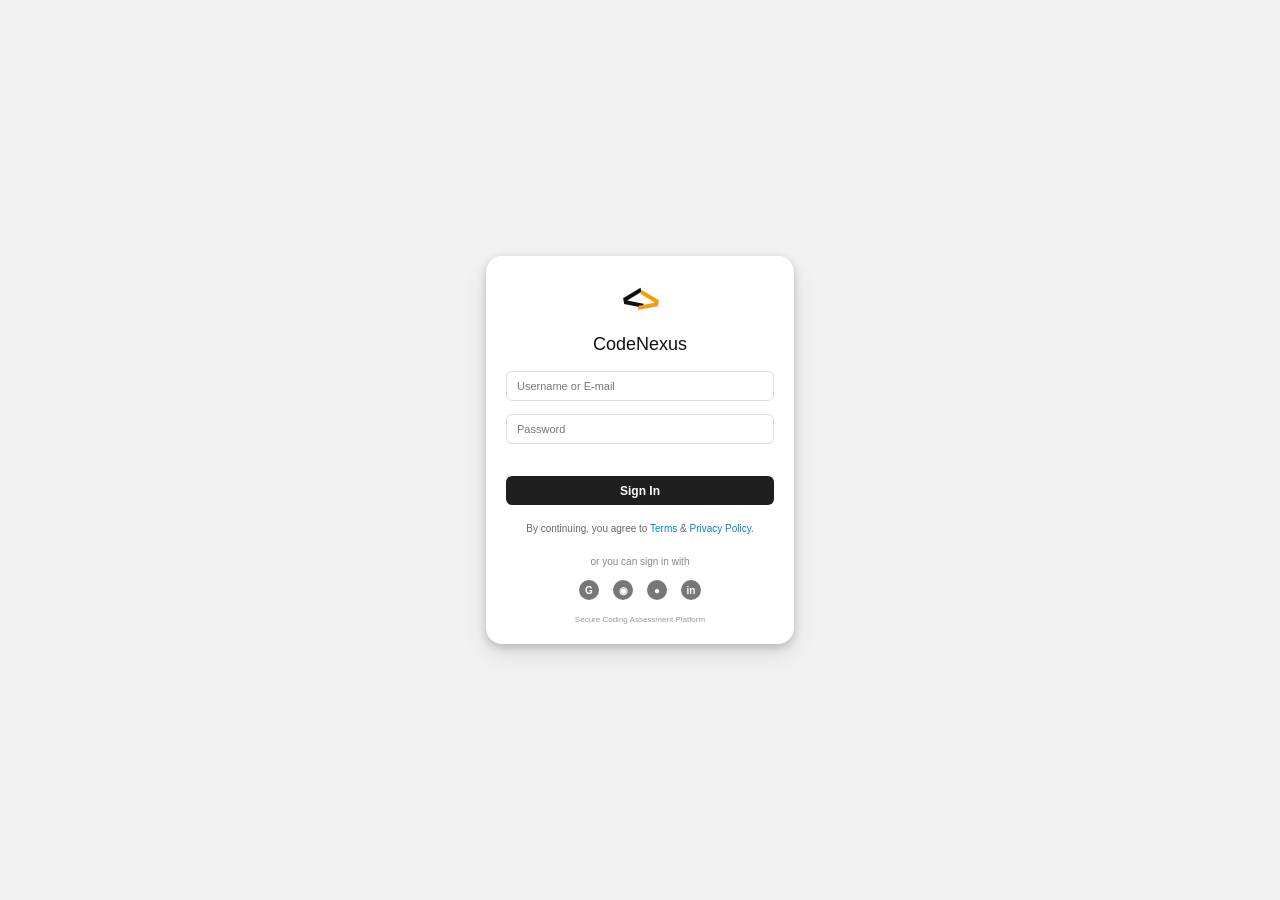
<file: frontend/index.html>
<!DOCTYPE html>
<html lang="en">

<head>
    <meta charset="UTF-8">
    <meta name="viewport" content="width=device-width, initial-scale=1.0">

    <title>CodeNexus | Login</title>

    <style>

        * {
            box-sizing: border-box;
            margin: 0;
            padding: 0;
            font-family: Arial, Helvetica, sans-serif;
        }

        body {
            min-height: 100vh;
            background: #f2f2f2;

            display: flex;
            justify-content: center;
            align-items: center;
        }

        .login-card {
            width: 308px;
            background: white;

            border-radius: 16px;

            padding: 20px;

            box-shadow:
                0 3px 8px rgba(0, 0, 0, 0.18),
                0 10px 25px rgba(0, 0, 0, 0.10);

            text-align: center;
        }

        /* LOGO */

        .logo {
            width: 50px;
            height: 50px;

            margin: 0 auto 8px;

            display: flex;
            justify-content: center;
            align-items: center;

            font-size: 38px;
            font-weight: bold;

            color: #111;

            position: relative;
        }

        .logo::before {
            content: "<";

            position: absolute;

            left: 7px;
            top: 2px;

            color: #111;

            transform: rotate(-10deg);
        }

        .logo::after {
            content: ">";

            position: absolute;

            right: 5px;
            top: 4px;

            color: #f59e0b;

            transform: rotate(10deg);
        }

        .brand {
            font-size: 18px;
            color: #111;

            margin-bottom: 16px;
        }

        /* INPUTS */

        .input-box {
            width: 100%;

            height: 30px;

            border: 1px solid #ddd;

            border-radius: 6px;

            padding: 0 10px;

            margin-bottom: 13px;

            font-size: 11px;

            outline: none;
        }

        .input-box:focus {
            border-color: #999;
        }

        .input-box::placeholder {
            color: #777;
        }

        /* ERROR */

        #loginError {
            color: #d93025;

            font-size: 11px;

            min-height: 15px;

            margin-bottom: 4px;
        }

        /* SIGN IN */

        .signin-button {
            width: 100%;

            height: 29px;

            background: #1f1f1f;

            color: white;

            border: none;

            border-radius: 6px;

            font-size: 12px;

            font-weight: bold;

            cursor: pointer;

            margin-bottom: 16px;
        }

        .signin-button:hover {
            background: #000;
        }

        /* TERMS */

        .terms {
            font-size: 10px;

            color: #666;

            line-height: 1.5;

            margin-bottom: 20px;
        }

        .terms a {
            color: #087ee4;

            text-decoration: none;
        }

        /* SOCIAL */

        .social-title {
            font-size: 10px;

            color: #888;

            margin-bottom: 13px;
        }

        .social-icons {
            display: flex;

            justify-content: center;

            gap: 14px;
        }

        .social {
            width: 20px;
            height: 20px;

            border-radius: 50%;

            background: #777;

            color: white;

            display: flex;

            justify-content: center;
            align-items: center;

            font-size: 10px;

            font-weight: bold;
        }

        /* FOOTER */

        .footer {
            margin-top: 15px;

            font-size: 8px;

            color: #999;
        }

    </style>

</head>

<body>

    <div class="login-card">

        <!-- LOGO -->

        <div class="logo"></div>

        <div class="brand">
            CodeNexus
        </div>


        <!-- LOGIN FORM -->

        <form id="loginForm">

            <input
                type="email"
                id="email"
                class="input-box"
                placeholder="Username or E-mail"
                required
            >

            <input
                type="password"
                id="password"
                class="input-box"
                placeholder="Password"
                required
            >


            <!-- ERROR MESSAGE -->

            <p id="loginError"></p>


            <!-- SIGN IN BUTTON -->

            <button
                type="submit"
                class="signin-button">

                Sign In

            </button>

        </form>


        <!-- TERMS -->

        <div class="terms">

            By continuing, you agree to
            <a href="#">Terms</a>
            &
            <a href="#">Privacy Policy</a>.

        </div>


        <!-- SOCIAL LOGIN -->

        <div class="social-title">

            or you can sign in with

        </div>

        <div class="social-icons">

            <div class="social">
                G
            </div>

            <div class="social">
                ◉
            </div>

            <div class="social">
                ●
            </div>

            <div class="social">
                in
            </div>

        </div>


        <div class="footer">

            Secure Coding Assessment Platform

        </div>

    </div>


    <script src="script.js"></script>

</body>

</html>
</file>
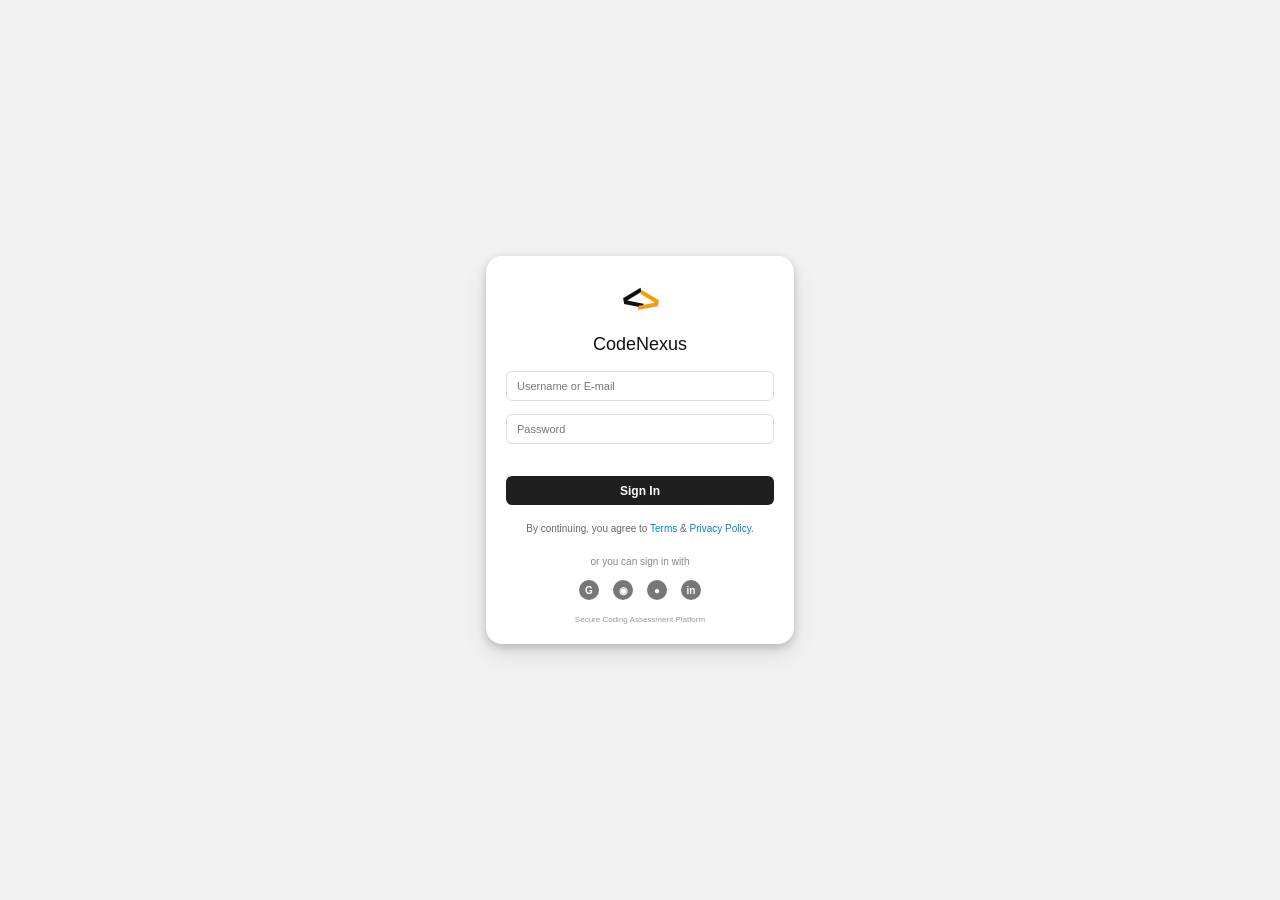
<file: frontend/exam.html>
<!DOCTYPE html>
<html lang="en">
<head>
    <meta charset="UTF-8">
    <meta name="viewport" content="width=device-width, initial-scale=1.0">

    <title>CodeNexus - Online Examination</title>

    <link rel="stylesheet" href="style.css">
</head>

<body>

<header class="topbar">

    <div class="logo">
        &lt;/&gt;
        <span>CodeNexus</span>
    </div>

    <div class="exam-title">
        Online Examination
    </div>

    <div class="timer-container">
        <span class="timer-label">Time Remaining</span>
        <span id="timer">60:00</span>
    </div>

</header>


<main class="exam-container">

    <!-- LEFT SIDE -->
    <section class="left-panel">

        <div class="question-tabs">

            <button
                class="question-tab active"
                onclick="showCodingQuestion(0)">
                Coding 1
            </button>

            <button
                class="question-tab"
                onclick="showCodingQuestion(1)">
                Coding 2
            </button>

            <button
                class="question-tab"
                onclick="showMCQs()">
                MCQs
            </button>

        </div>


        <div id="problem" class="problem"></div>

    </section>


    <!-- RIGHT SIDE -->
    <section class="right-panel">

        <div class="editor-header">

            <div>
                <span>Code Editor</span>
            </div>

            <div class="language-container">

                <label for="languageSelect">
                    Language:
                </label>

                <select id="languageSelect">

                    <option value="54">
                        C++17
                    </option>

                    <option value="50">
                        C
                    </option>

                    <option value="62">
                        Java
                    </option>

                    <option value="71">
                        Python 3
                    </option>

                    <option value="63">
                        JavaScript
                    </option>

                    <option value="51">
                        C#
                    </option>

                    <option value="78">
                        Kotlin
                    </option>

                    <option value="73">
                        Rust
                    </option>

                    <option value="68">
                        PHP
                    </option>

                    <option value="74">
                        TypeScript
                    </option>

                    <option value="60">
                        Go
                    </option>

                    <option value="72">
                        Ruby
                    </option>

                </select>

            </div>

        </div>


        <div class="editor-wrapper">

            <div
                id="lineNumbers"
                class="line-numbers">
                1
            </div>

            <textarea
                id="codeEditor"
                spellcheck="false"
                autocomplete="off"
                autocorrect="off"
                autocapitalize="off"
                placeholder="Write your code here..."></textarea>

        </div>


        <div class="io-section">

            <label for="testInput">
                Test Input
            </label>

            <textarea
                id="testInput"
                class="io-box"
                placeholder="Enter test input..."></textarea>

        </div>


        <div class="io-section">

            <label for="output">
                Output
            </label>

            <textarea
                id="output"
                class="io-box"
                readonly
                placeholder="Program output will appear here..."></textarea>

        </div>


        <div class="button-area">

            <button
                class="run-button"
                onclick="runCode()">
                ▶ Run Code
            </button>

            <button
                class="submit-code-button"
                onclick="submitCodingQuestion()">
                ✓ Submit Code
            </button>

        </div>


        <div
            id="codingStatus"
            class="coding-status">
            Ready
        </div>

    </section>

</main>


<!-- MCQ SECTION -->

<section
    id="mcqSection"
    class="mcq-section">

    <div class="mcq-header">

        <h1>
            Multiple Choice Questions
        </h1>

        <p>
            Answer all 10 questions before submitting the examination.
        </p>

    </div>


    <div
        id="mcqContainer"
        class="mcq-container">
    </div>


    <div class="mcq-submit-area">

        <button
            type="button"
            id="mcqSubmitButton"
            onclick="submitMCQExam()">

            Submit Exam

        </button>

    </div>

</section>


<!-- HIDDEN CAMERA -->

<video
    id="camera"
    autoplay
    muted
    playsinline>
</video>


<!-- WARNING -->

<div
    id="warningBox"
    class="warning-box">
</div>


<script src="script.js"></script>

</body>
</html>
</file>
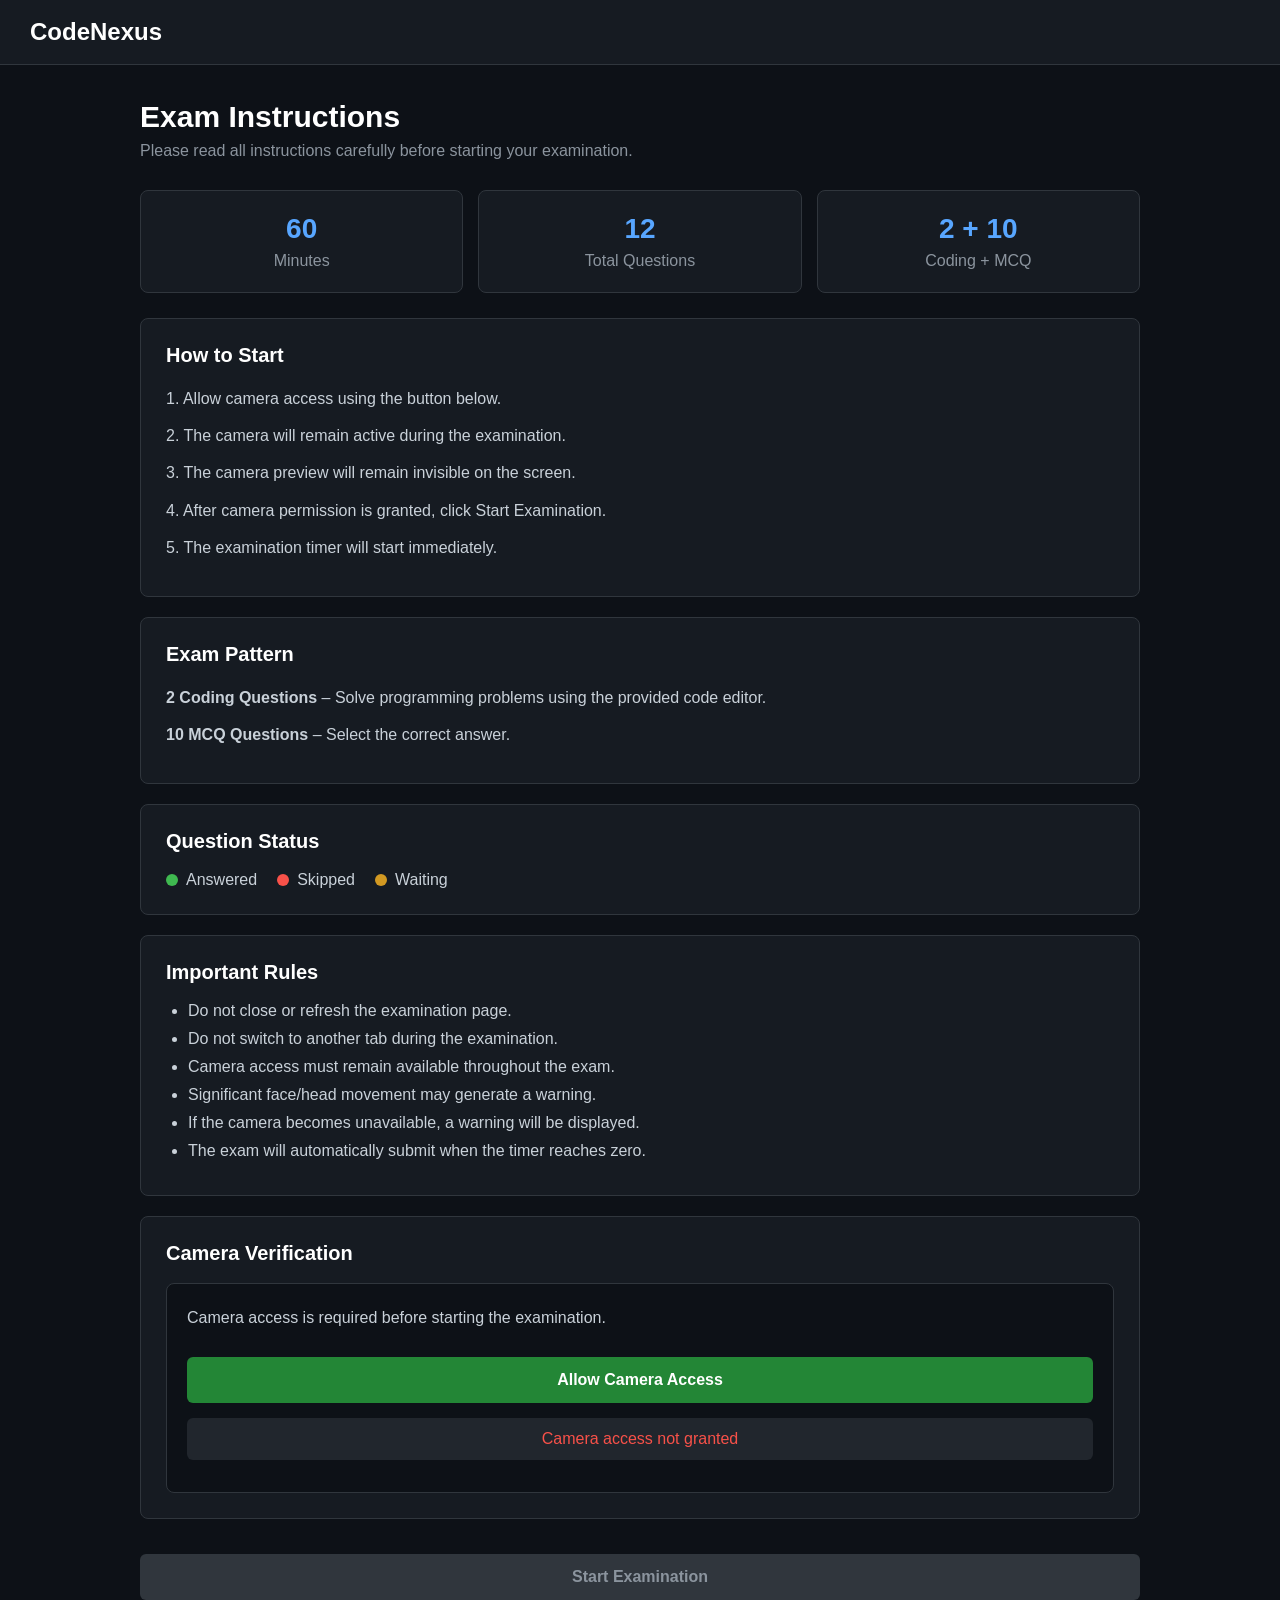
<file: frontend/instructions.html>
<!DOCTYPE html>
<html lang="en">
<head>
    <meta charset="UTF-8">
    <meta name="viewport" content="width=device-width, initial-scale=1.0">

    <title>Exam Instructions - CodeNexus</title>

    <style>
        * {
            box-sizing: border-box;
            margin: 0;
            padding: 0;
            font-family: Arial, sans-serif;
        }

        body {
            background: #0d1117;
            color: #ffffff;
            min-height: 100vh;
        }

        .header {
            height: 65px;
            background: #161b22;
            border-bottom: 1px solid #30363d;
            display: flex;
            align-items: center;
            padding: 0 30px;
        }

        .logo {
            font-size: 24px;
            font-weight: bold;
        }

        .logo span {
            color: #ffffff;
        }

        .container {
            width: 90%;
            max-width: 1000px;
            margin: 35px auto;
        }

        .title {
            font-size: 30px;
            margin-bottom: 8px;
        }

        .subtitle {
            color: #8b949e;
            margin-bottom: 30px;
        }

        .summary {
            display: grid;
            grid-template-columns: repeat(3, 1fr);
            gap: 15px;
            margin-bottom: 25px;
        }

        .card {
            background: #161b22;
            border: 1px solid #30363d;
            border-radius: 8px;
            padding: 22px;
            text-align: center;
        }

        .card h2 {
            color: #58a6ff;
            font-size: 28px;
            margin-bottom: 7px;
        }

        .card p {
            color: #8b949e;
        }

        .section {
            background: #161b22;
            border: 1px solid #30363d;
            border-radius: 8px;
            padding: 25px;
            margin-bottom: 20px;
        }

        .section h2 {
            font-size: 20px;
            margin-bottom: 18px;
        }

        .section p {
            color: #c9d1d9;
            line-height: 1.7;
            margin-bottom: 10px;
        }

        .rules {
            padding-left: 22px;
        }

        .rules li {
            margin-bottom: 10px;
            color: #c9d1d9;
        }

        .camera-box {
            border: 1px solid #30363d;
            border-radius: 8px;
            padding: 20px;
            background: #0d1117;
        }

        .camera-status {
            margin-top: 15px;
            padding: 12px;
            border-radius: 6px;
            background: #21262d;
            color: #f85149;
            text-align: center;
        }

        .camera-status.granted {
            color: #3fb950;
            background: rgba(46, 160, 67, 0.12);
            border: 1px solid #238636;
        }

        .camera-button,
        .start-button {
            width: 100%;
            padding: 14px;
            border: none;
            border-radius: 6px;
            font-size: 16px;
            font-weight: bold;
            cursor: pointer;
            margin-top: 15px;
        }

        .camera-button {
            background: #238636;
            color: white;
        }

        .camera-button:hover {
            background: #2ea043;
        }

        .camera-button:disabled {
            background: #30363d;
            color: #8b949e;
            cursor: not-allowed;
        }

        .start-button {
            background: #1f6feb;
            color: white;
        }

        .start-button:hover {
            background: #388bfd;
        }

        .start-button:disabled {
            background: #30363d;
            color: #8b949e;
            cursor: not-allowed;
        }

        .status-list {
            display: flex;
            gap: 20px;
            flex-wrap: wrap;
        }

        .status-item {
            display: flex;
            align-items: center;
            gap: 8px;
            color: #c9d1d9;
        }

        .dot {
            width: 12px;
            height: 12px;
            border-radius: 50%;
        }

        .green {
            background: #3fb950;
        }

        .red {
            background: #f85149;
        }

        .yellow {
            background: #d29922;
        }

        .note {
            color: #8b949e;
            font-size: 14px;
            margin-top: 12px;
        }

        .error {
            color: #f85149;
            margin-top: 12px;
            text-align: center;
        }

        /* Camera is completely invisible */
        #camera {
            display: none;
        }

        @media (max-width: 700px) {
            .summary {
                grid-template-columns: 1fr;
            }

            .container {
                width: 94%;
            }
        }
    </style>
</head>

<body>

<header class="header">
    <div class="logo">CodeNexus</div>
</header>

<div class="container">

    <h1 class="title">Exam Instructions</h1>

    <p class="subtitle">
        Please read all instructions carefully before starting your examination.
    </p>

    <!-- EXAM SUMMARY -->
    <div class="summary">

        <div class="card">
            <h2>60</h2>
            <p>Minutes</p>
        </div>

        <div class="card">
            <h2>12</h2>
            <p>Total Questions</p>
        </div>

        <div class="card">
            <h2>2 + 10</h2>
            <p>Coding + MCQ</p>
        </div>

    </div>

    <!-- HOW TO START -->
    <div class="section">

        <h2>How to Start</h2>

        <p>1. Allow camera access using the button below.</p>

        <p>2. The camera will remain active during the examination.</p>

        <p>3. The camera preview will remain invisible on the screen.</p>

        <p>4. After camera permission is granted, click Start Examination.</p>

        <p>5. The examination timer will start immediately.</p>

    </div>

    <!-- QUESTIONS -->
    <div class="section">

        <h2>Exam Pattern</h2>

        <p>
            <strong>2 Coding Questions</strong> – Solve programming problems
            using the provided code editor.
        </p>

        <p>
            <strong>10 MCQ Questions</strong> – Select the correct answer.
        </p>

    </div>

    <!-- ANSWER STATUS -->
    <div class="section">

        <h2>Question Status</h2>

        <div class="status-list">

            <div class="status-item">
                <div class="dot green"></div>
                Answered
            </div>

            <div class="status-item">
                <div class="dot red"></div>
                Skipped
            </div>

            <div class="status-item">
                <div class="dot yellow"></div>
                Waiting
            </div>

        </div>

    </div>

    <!-- RULES -->
    <div class="section">

        <h2>Important Rules</h2>

        <ul class="rules">

            <li>Do not close or refresh the examination page.</li>

            <li>Do not switch to another tab during the examination.</li>

            <li>Camera access must remain available throughout the exam.</li>

            <li>Significant face/head movement may generate a warning.</li>

            <li>If the camera becomes unavailable, a warning will be displayed.</li>

            <li>The exam will automatically submit when the timer reaches zero.</li>

        </ul>

    </div>

    <!-- CAMERA -->
    <div class="section">

        <h2>Camera Verification</h2>

        <div class="camera-box">

            <p>
                Camera access is required before starting the examination.
            </p>

            <button
                id="cameraButton"
                class="camera-button"
                onclick="requestCameraAccess()">
                Allow Camera Access
            </button>

            <div
                id="cameraStatus"
                class="camera-status">
                Camera access not granted
            </div>

            <div
                id="cameraError"
                class="error">
            </div>

            <!-- Invisible camera -->
            <video
                id="camera"
                autoplay
                muted
                playsinline>
            </video>

        </div>

    </div>

    <!-- START EXAM -->
    <button
        id="startExamButton"
        class="start-button"
        onclick="startActualExam()"
        disabled>
        Start Examination
    </button>

</div>


<script>

let cameraStream = null;
let cameraGranted = false;


/* =========================================
   REQUEST CAMERA PERMISSION
   THIS IS THE ONLY PLACE WHERE
   THE USER IS ASKED FOR CAMERA PERMISSION
========================================= */

async function requestCameraAccess() {

    const cameraButton = document.getElementById("cameraButton");
    const cameraStatus = document.getElementById("cameraStatus");
    const cameraError = document.getElementById("cameraError");
    const startButton = document.getElementById("startExamButton");
    const video = document.getElementById("camera");

    cameraError.textContent = "";

    try {

        cameraButton.disabled = true;
        cameraButton.textContent = "Requesting Camera...";

        cameraStream = await navigator.mediaDevices.getUserMedia({
            video: true,
            audio: false
        });

        video.srcObject = cameraStream;

        cameraGranted = true;

        sessionStorage.setItem(
            "cameraPermission",
            "granted"
        );

        cameraStatus.textContent =
            "✓ Camera access granted. Camera is active.";

        cameraStatus.classList.add("granted");

        cameraButton.textContent =
            "Camera Access Granted";

        startButton.disabled = false;

    } catch (error) {

        cameraGranted = false;

        cameraButton.disabled = false;

        cameraButton.textContent =
            "Allow Camera Access";

        cameraStatus.textContent =
            "Camera access not granted";

        cameraError.textContent =
            "Camera access is required to start the examination.";

        sessionStorage.removeItem("cameraPermission");

        console.error(error);
    }
}


/* =========================================
   START EXAM
========================================= */

function startActualExam() {

    if (!cameraGranted) {

        alert("Please allow camera access before starting the exam.");

        return;
    }

    if (
        sessionStorage.getItem("examStarted") !== "true"
    ) {

        alert("Please login before starting the examination.");

        return;
    }

    if (
        !sessionStorage.getItem("examEmail")
    ) {

        alert("Please login before starting the examination.");

        return;
    }

    /*
       IMPORTANT:

       DO NOT STOP THE CAMERA HERE.

       We keep the permission information in
       sessionStorage.

       exam.html will reconnect to the camera
       silently without showing another
       permission popup.
    */

    window.location.href = "exam.html";
}


/* =========================================
   IF USER LEAVES THIS PAGE
========================================= */

window.addEventListener("beforeunload", function () {

    /*
       Do not manually stop the stream here.

       The browser will release the old page's
       stream automatically when the page changes.
    */

});

</script>

</body>
</html>
</file>
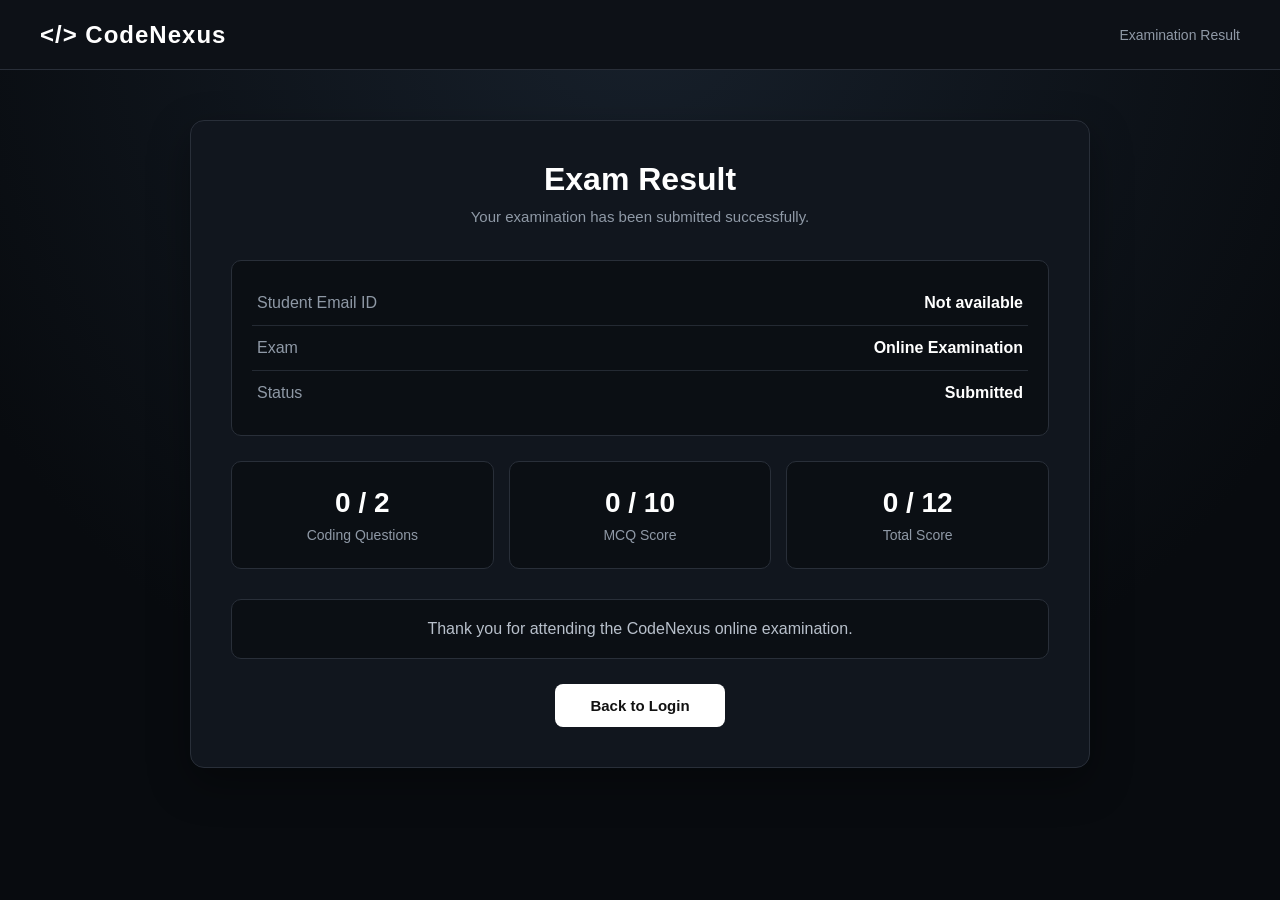
<file: frontend/result.html>
<!DOCTYPE html>
<html lang="en">
<head>
    <meta charset="UTF-8">
    <meta name="viewport" content="width=device-width, initial-scale=1.0">
    <title>Exam Result - CodeNexus</title>

    <style>
        * {
            margin: 0;
            padding: 0;
            box-sizing: border-box;
            font-family: Arial, sans-serif;
        }

        body {
            min-height: 100vh;
            background: radial-gradient(circle at top, #17202b, #080b0f 70%);
            color: white;
        }

        .topbar {
            height: 70px;
            background: #0d1117;
            border-bottom: 1px solid #292f39;
            display: flex;
            align-items: center;
            justify-content: space-between;
            padding: 0 40px;
        }

        .logo {
            font-size: 24px;
            font-weight: bold;
            letter-spacing: 1px;
        }

        .logo span {
            color: #ffffff;
        }

        .status {
            color: #8f99a6;
            font-size: 14px;
        }

        .result-container {
            width: 90%;
            max-width: 900px;
            margin: 50px auto;
        }

        .result-card {
            background: #11161e;
            border: 1px solid #292f39;
            border-radius: 14px;
            padding: 40px;
            box-shadow: 0 15px 40px rgba(0, 0, 0, 0.35);
        }

        .result-title {
            text-align: center;
            margin-bottom: 35px;
        }

        .result-title h1 {
            font-size: 32px;
            margin-bottom: 10px;
        }

        .result-title p {
            color: #8f99a6;
            font-size: 15px;
        }

        .student-info {
            background: #0b0f14;
            border: 1px solid #292f39;
            border-radius: 10px;
            padding: 20px;
            margin-bottom: 25px;
        }

        .info-row {
            display: flex;
            justify-content: space-between;
            padding: 13px 5px;
            border-bottom: 1px solid #242a33;
        }

        .info-row:last-child {
            border-bottom: none;
        }

        .info-label {
            color: #8f99a6;
        }

        .info-value {
            color: white;
            font-weight: bold;
        }

        .score-section {
            display: grid;
            grid-template-columns: repeat(3, 1fr);
            gap: 15px;
            margin-bottom: 30px;
        }

        .score-box {
            background: #0b0f14;
            border: 1px solid #292f39;
            border-radius: 10px;
            padding: 25px 15px;
            text-align: center;
        }

        .score-box h2 {
            font-size: 28px;
            margin-bottom: 8px;
        }

        .score-box p {
            color: #8f99a6;
            font-size: 14px;
        }

        .message {
            text-align: center;
            background: #0b0f14;
            border: 1px solid #292f39;
            border-radius: 10px;
            padding: 20px;
            color: #b8c0cb;
            margin-bottom: 25px;
        }

        .button-area {
            text-align: center;
        }

        .logout-button {
            background: white;
            color: #111;
            border: none;
            padding: 13px 35px;
            border-radius: 8px;
            font-size: 15px;
            font-weight: bold;
            cursor: pointer;
        }

        .logout-button:hover {
            background: #dddddd;
        }

        @media (max-width: 700px) {
            .topbar {
                padding: 0 20px;
            }

            .result-card {
                padding: 25px;
            }

            .score-section {
                grid-template-columns: 1fr;
            }

            .info-row {
                flex-direction: column;
                gap: 6px;
            }
        }
    </style>
</head>

<body>

    <header class="topbar">
        <div class="logo">&lt;/&gt; CodeNexus</div>
        <div class="status">Examination Result</div>
    </header>

    <main class="result-container">

        <div class="result-card">

            <div class="result-title">
                <h1>Exam Result</h1>
                <p>Your examination has been submitted successfully.</p>
            </div>

            <!-- Student Information -->
            <div class="student-info">

                <div class="info-row">
                    <span class="info-label">Student Email ID</span>
                    <span class="info-value" id="studentEmail">
                        Loading...
                    </span>
                </div>

                <div class="info-row">
                    <span class="info-label">Exam</span>
                    <span class="info-value">
                        Online Examination
                    </span>
                </div>

                <div class="info-row">
                    <span class="info-label">Status</span>
                    <span class="info-value">
                        Submitted
                    </span>
                </div>

            </div>

            <!-- Scores -->
            <div class="score-section">

                <div class="score-box">
                    <h2 id="codingScore">0 / 2</h2>
                    <p>Coding Questions</p>
                </div>

                <div class="score-box">
                    <h2 id="mcqScore">0 / 10</h2>
                    <p>MCQ Score</p>
                </div>

                <div class="score-box">
                    <h2 id="totalScore">0 / 12</h2>
                    <p>Total Score</p>
                </div>

            </div>

            <div class="message">
                Thank you for attending the CodeNexus online examination.
            </div>

            <div class="button-area">
                <button class="logout-button" onclick="logout()">
                    Back to Login
                </button>
            </div>

        </div>

    </main>

    <script>

        // Get student email from login session
        const studentEmail =
            sessionStorage.getItem("examEmail") ||
            sessionStorage.getItem("studentEmail") ||
            "Not available";

        document.getElementById("studentEmail").textContent = studentEmail;


        // Get result information
        const codingSolved =
            parseInt(sessionStorage.getItem("codingSolved") || "0");

        const mcqScore =
            parseInt(sessionStorage.getItem("mcqScore") || "0");

        const totalScore = codingSolved + mcqScore;


        // Display scores
        document.getElementById("codingScore").textContent =
            codingSolved + " / 2";

        document.getElementById("mcqScore").textContent =
            mcqScore + " / 10";

        document.getElementById("totalScore").textContent =
            totalScore + " / 12";


        // Logout / return to login
        function logout() {

            sessionStorage.clear();

            window.location.href = "index.html";
        }

    </script>

</body>
</html>
</file>
<file: frontend/style.css>
* {
    margin: 0;
    padding: 0;
    box-sizing: border-box;
}

html,
body {
    width: 100%;
    min-height: 100%;
    font-family: Arial, Helvetica, sans-serif;
    background: #080b10;
    color: white;
}


/* =========================
   TOP BAR
========================= */

.topbar {
    height: 70px;
    width: 100%;
    display: flex;
    align-items: center;
    justify-content: space-between;

    padding: 0 30px;

    background: #0d1117;

    border-bottom: 1px solid #242a33;

    position: sticky;
    top: 0;
    z-index: 1000;
}


.logo {
    display: flex;
    align-items: center;
    gap: 10px;

    font-size: 22px;
    font-weight: bold;
    color: white;
}


.logo:first-letter {
    color: white;
}


.exam-title {
    font-size: 17px;
    color: #c4cbd4;
}


.timer-container {
    display: flex;
    align-items: center;
    gap: 10px;

    background: #151a22;

    border: 1px solid #2b323d;

    padding: 9px 15px;

    border-radius: 7px;
}


.timer-label {
    color: #8f99a7;
    font-size: 13px;
}


#timer {
    font-size: 18px;
    font-weight: bold;
    color: white;
}


/* =========================
   EXAM CONTAINER
========================= */

.exam-container {
    display: flex;

    width: 100%;

    min-height: calc(100vh - 70px);

    background:
        radial-gradient(
            circle at top left,
            #121a25,
            #080b10 45%
        );
}


/* =========================
   LEFT PANEL
========================= */

.left-panel {
    width: 45%;

    border-right: 1px solid #252c36;

    overflow-y: auto;
}


.question-tabs {
    display: flex;

    background: #0e131a;

    border-bottom: 1px solid #252c36;
}


.question-tab {
    flex: 1;

    padding: 16px 10px;

    background: transparent;

    color: #8993a1;

    border: none;

    cursor: pointer;

    font-size: 14px;

    border-bottom: 2px solid transparent;

    transition: 0.2s;
}


.question-tab:hover {
    color: white;

    background: #131922;
}


.question-tab.active {
    color: white;

    border-bottom-color: white;

    background: #151b24;
}


/* =========================
   PROBLEM
========================= */

.problem {
    padding: 30px;

    line-height: 1.7;

    color: #c5ccd6;
}


.problem h1,
.problem h2,
.problem h3 {
    color: white;

    margin-bottom: 15px;
}


.problem p {
    margin-bottom: 15px;
}


.problem pre {
    background: #0d1218;

    border: 1px solid #252c35;

    padding: 15px;

    border-radius: 7px;

    overflow-x: auto;

    margin: 12px 0;
}


.problem code {
    font-family: Consolas, monospace;

    color: #dce2ea;
}


/* =========================
   RIGHT PANEL
========================= */

.right-panel {
    width: 55%;

    display: flex;

    flex-direction: column;

    padding: 18px;

    background: #090d12;
}


.editor-header {
    display: flex;

    align-items: center;

    justify-content: space-between;

    background: #11161e;

    border: 1px solid #292f39;

    border-bottom: none;

    padding: 12px 15px;

    border-radius: 8px 8px 0 0;
}


.editor-header span {
    color: #dce2e9;

    font-size: 14px;
}


.language-container {
    display: flex;

    align-items: center;

    gap: 8px;
}


.language-container label {
    color: #8e98a6;

    font-size: 13px;
}


#languageSelect {
    background: #171d26;

    color: white;

    border: 1px solid #343b46;

    border-radius: 5px;

    padding: 7px 10px;

    outline: none;
}


/* =========================
   CODE EDITOR
========================= */

.editor-wrapper {
    display: flex;

    height: 430px;

    border: 1px solid #292f39;

    background: #0b1016;

    overflow: hidden;
}


.line-numbers {
    width: 48px;

    padding: 15px 8px;

    text-align: right;

    color: #515b69;

    background: #0a0e13;

    border-right: 1px solid #222832;

    font-family: Consolas, monospace;

    font-size: 14px;

    line-height: 1.5;

    overflow: hidden;

    user-select: none;
}


#codeEditor {
    flex: 1;

    resize: none;

    border: none;

    outline: none;

    background: #0b1016;

    color: #e2e7ed;

    padding: 15px;

    font-family: Consolas, "Courier New", monospace;

    font-size: 14px;

    line-height: 1.5;

    tab-size: 4;
}


#codeEditor::selection {
    background: #364152;
}


/* =========================
   INPUT / OUTPUT
========================= */

.io-section {
    margin-top: 14px;
}


.io-section label {
    display: block;

    margin-bottom: 7px;

    color: #8d97a5;

    font-size: 13px;
}


.io-box {
    width: 100%;

    min-height: 80px;

    resize: vertical;

    background: #0e131a;

    border: 1px solid #292f39;

    color: #dce2e8;

    border-radius: 7px;

    padding: 12px;

    outline: none;

    font-family: Consolas, monospace;

    font-size: 13px;
}


.io-box:focus {
    border-color: #596473;
}


/* =========================
   BUTTONS
========================= */

.button-area {
    display: flex;

    gap: 10px;

    margin-top: 15px;
}


.run-button,
.submit-code-button {
    border: none;

    border-radius: 7px;

    padding: 12px 22px;

    font-weight: bold;

    cursor: pointer;

    transition: 0.2s;
}


.run-button {
    background: #222a35;

    color: white;

    border: 1px solid #39424f;
}


.run-button:hover {
    background: #2d3744;
}


.submit-code-button {
    background: white;

    color: #111;

    flex: 1;
}


.submit-code-button:hover {
    background: #e5e5e5;
}


/* =========================
   STATUS
========================= */

.coding-status {
    margin-top: 10px;

    padding: 9px 12px;

    background: #11161e;

    border: 1px solid #292f39;

    border-radius: 6px;

    color: #8e98a6;

    font-size: 13px;
}


/* =========================
   MCQ SECTION
========================= */

.mcq-section {
    display: none;

    min-height: calc(100vh - 70px);

    background: #0b0f14;

    padding: 35px 8% 60px;

    overflow-y: auto;
}


.mcq-header {
    max-width: 900px;

    margin: 0 auto 30px;

    text-align: center;
}


.mcq-header h1 {
    color: white;

    margin-bottom: 8px;
}


.mcq-header p {
    color: #858f9d;

    font-size: 14px;
}


.mcq-container {
    max-width: 900px;

    margin: auto;
}


.mcq-card {
    background: #11161e;

    border: 1px solid #292f39;

    border-radius: 10px;

    padding: 20px;

    margin-bottom: 18px;
}


.mcq-card h3 {
    color: #e5e9ee;

    font-size: 16px;

    margin-bottom: 12px;

    line-height: 1.5;
}


.mcq-option {
    display: block;

    padding: 11px 13px;

    margin-top: 8px;

    border: 1px solid #2c333e;

    border-radius: 7px;

    color: #b8c0cb;

    cursor: pointer;

    transition: 0.2s;
}


.mcq-option:hover {
    background: #171d25;

    border-color: #4b5563;

    color: white;
}


.mcq-option input {
    margin-right: 9px;

    cursor: pointer;
}


/* =========================
   MCQ SUBMIT
========================= */

.mcq-submit-area {
    text-align: center;

    padding: 25px 20px 60px;
}


#mcqSubmitButton {
    background: white;

    color: #111;

    border: none;

    padding: 14px 42px;

    border-radius: 8px;

    font-size: 16px;

    font-weight: bold;

    cursor: pointer;

    transition: 0.2s;
}


#mcqSubmitButton:hover {
    background: #e6e6e6;

    transform: translateY(-1px);
}


/* =========================
   WARNING
========================= */

.warning-box {
    display: none;

    position: fixed;

    top: 90px;

    left: 50%;

    transform: translateX(-50%);

    z-index: 5000;

    width: min(500px, 90%);

    background: #17130e;

    border: 1px solid #66502d;

    color: #f1d7a4;

    padding: 18px 22px;

    border-radius: 9px;

    text-align: center;

    box-shadow: 0 10px 35px rgba(0, 0, 0, 0.45);

    font-size: 14px;
}


/* =========================
   CAMERA
========================= */

#camera {
    position: fixed;

    width: 1px;

    height: 1px;

    opacity: 0;

    pointer-events: none;

    left: -100px;

    top: -100px;
}


/* =========================
   SCROLLBAR
========================= */

::-webkit-scrollbar {
    width: 8px;

    height: 8px;
}


::-webkit-scrollbar-track {
    background: #090d12;
}


::-webkit-scrollbar-thumb {
    background: #303844;

    border-radius: 10px;
}


::-webkit-scrollbar-thumb:hover {
    background: #414b59;
}


/* =========================
   RESPONSIVE
========================= */

@media (max-width: 900px) {

    .exam-container {
        flex-direction: column;
    }

    .left-panel,
    .right-panel {
        width: 100%;
    }

    .left-panel {
        border-right: none;

        border-bottom: 1px solid #252c36;
    }

    .editor-wrapper {
        height: 350px;
    }

    .exam-title {
        display: none;
    }

}


@media (max-width: 600px) {

    .topbar {
        padding: 0 12px;
    }

    .logo {
        font-size: 18px;
    }

    .timer-container {
        padding: 7px 9px;
    }

    .timer-label {
        display: none;
    }

    .problem {
        padding: 20px;
    }

    .right-panel {
        padding: 10px;
    }

    .button-area {
        flex-direction: column;
    }

}
</file>
